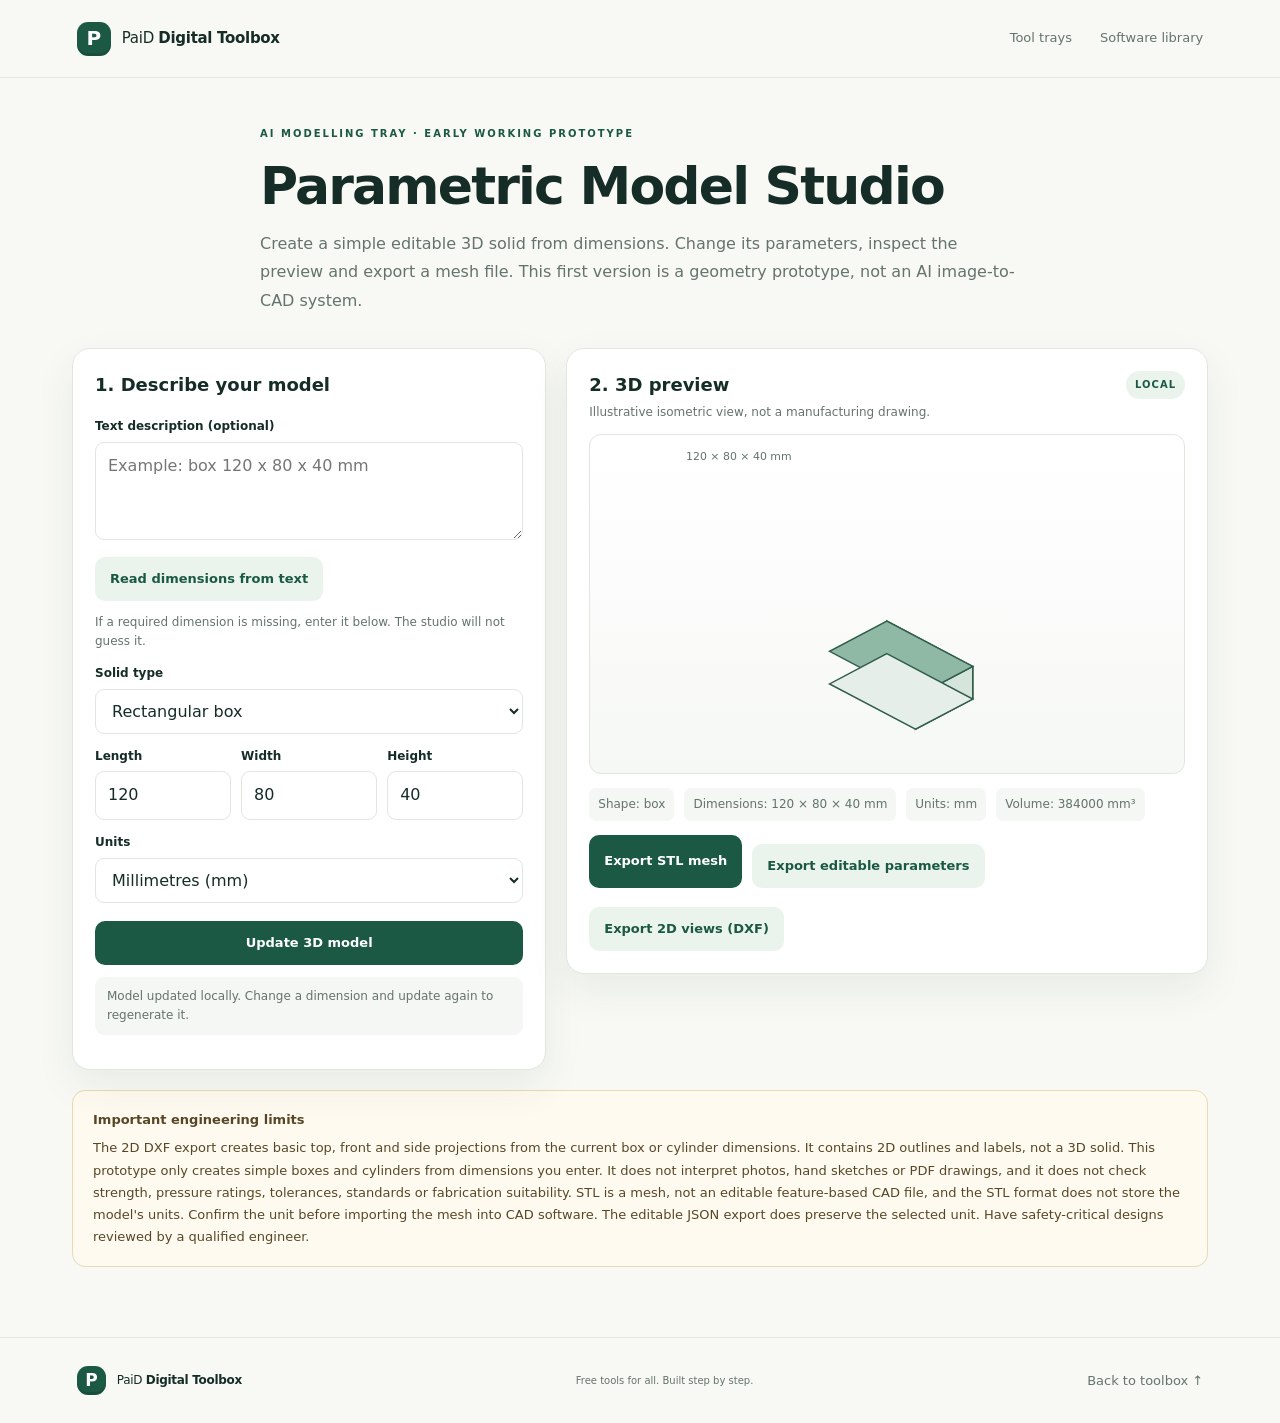
<file: modeller.html>
<!doctype html>
<html lang="en"><head><meta charset="utf-8"><meta name="viewport" content="width=device-width,initial-scale=1"><meta name="theme-color" content="#102b25"><title>Parametric Model Studio | PaiD Digital Toolbox</title><link rel="stylesheet" href="./styles.css"><link rel="stylesheet" href="./modeller.css"><script src="./modeller.js" defer></script></head>
<body><header class="site-header"><a class="brand" href="./index.html"><span class="brand-mark">P</span><span>PaiD <b>Digital Toolbox</b></span></a><nav><a href="./index.html#toolbox">Tool trays</a><a href="./software-library.html">Software library</a></nav></header>
<main class="model-page"><section class="model-intro"><p class="eyebrow">AI MODELLING TRAY · EARLY WORKING PROTOTYPE</p><h1>Parametric Model Studio</h1><p>Create a simple editable 3D solid from dimensions. Change its parameters, inspect the preview and export a mesh file. This first version is a geometry prototype, not an AI image-to-CAD system.</p></section>
<div class="model-layout"><section class="model-panel"><h2>1. Describe your model</h2><label for="description">Text description (optional)</label><textarea id="description" rows="3" placeholder="Example: box 120 x 80 x 40 mm"></textarea><button type="button" class="model-secondary" id="interpret">Read dimensions from text</button><p class="model-hint" id="interpret-status" aria-live="polite">If a required dimension is missing, enter it below. The studio will not guess it.</p>
<label for="shape">Solid type</label><select id="shape"><option value="box">Rectangular box</option><option value="cylinder">Cylinder</option></select>
<div id="box-fields" class="dimension-grid"><div><label for="length">Length</label><input id="length" type="number" min="0.01" step="any" value="120"></div><div><label for="width">Width</label><input id="width" type="number" min="0.01" step="any" value="80"></div><div><label for="height">Height</label><input id="height" type="number" min="0.01" step="any" value="40"></div></div>
<div id="cylinder-fields" class="dimension-grid" hidden><div><label for="diameter">Diameter</label><input id="diameter" type="number" min="0.01" step="any" value="60"></div><div><label for="cyl-height">Height</label><input id="cyl-height" type="number" min="0.01" step="any" value="100"></div></div>
<label for="units">Units</label><select id="units"><option value="mm">Millimetres (mm)</option><option value="cm">Centimetres (cm)</option><option value="m">Metres (m)</option></select><button type="button" class="model-primary" id="update-model">Update 3D model</button><p class="model-status" id="model-status" role="status">Ready.</p></section>
<section class="model-panel preview-panel"><div class="preview-heading"><div><h2>2. 3D preview</h2><p>Illustrative isometric view, not a manufacturing drawing.</p></div><span class="model-tag">LOCAL</span></div><div id="model-preview" class="model-preview" role="img" aria-label="Isometric preview of the generated solid"></div><div class="model-metrics" id="model-metrics"></div><div class="export-row"><button type="button" class="model-primary" id="export-stl">Export STL mesh</button><button type="button" class="model-secondary" id="export-json">Export editable parameters</button><button type="button" class="model-secondary" id="export-dxf">Export 2D views (DXF)</button></div></section></div>
<section class="model-warning"><strong>Important engineering limits</strong><p>The 2D DXF export creates basic top, front and side projections from the current box or cylinder dimensions. It contains 2D outlines and labels, not a 3D solid. This prototype only creates simple boxes and cylinders from dimensions you enter. It does not interpret photos, hand sketches or PDF drawings, and it does not check strength, pressure ratings, tolerances, standards or fabrication suitability. STL is a mesh, not an editable feature-based CAD file, and the STL format does not store the model's units. Confirm the unit before importing the mesh into CAD software. The editable JSON export does preserve the selected unit. Have safety-critical designs reviewed by a qualified engineer.</p></section></main>
<footer class="site-footer"><a class="brand footer-brand" href="./index.html"><span class="brand-mark">P</span><span>PaiD <b>Digital Toolbox</b></span></a><p>Free tools for all. Built step by step.</p><a href="./index.html">Back to toolbox ↑</a></footer></body></html>
</file>
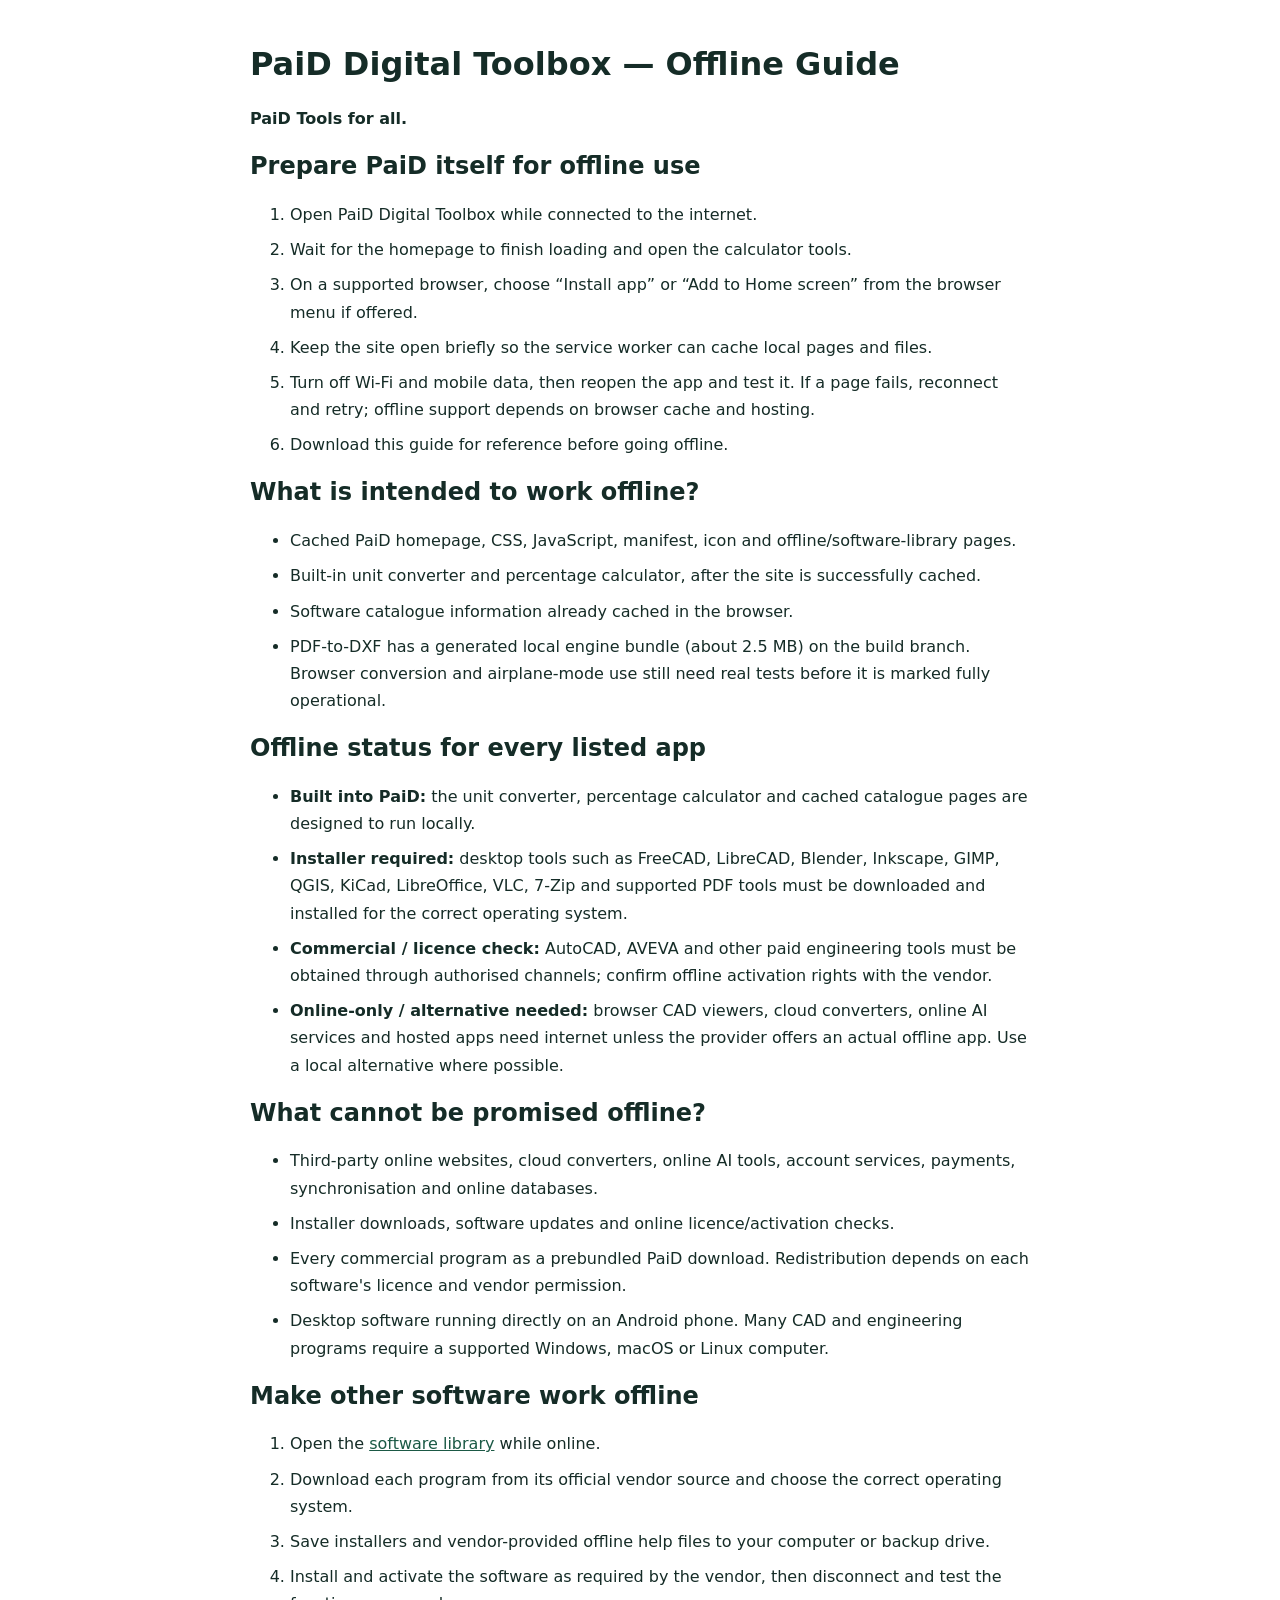
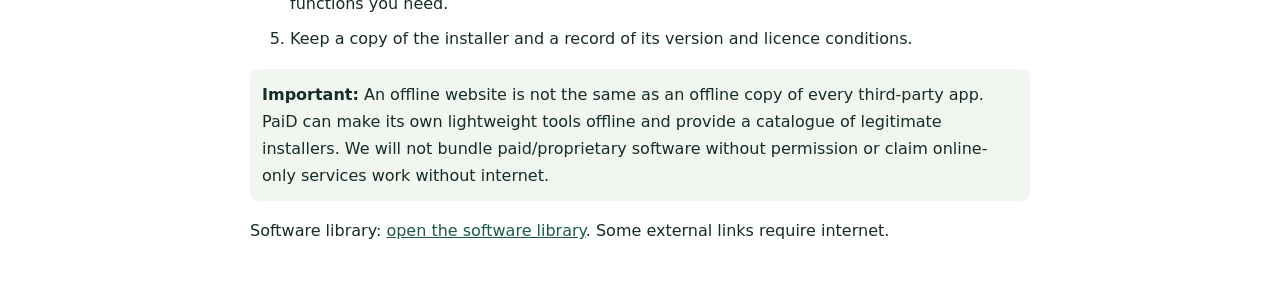
<file: offline-guide.html>
<!doctype html>
<html lang="en"><head><meta charset="utf-8"><meta name="viewport" content="width=device-width,initial-scale=1"><title>PaiD Offline Toolbox Guide</title><style>body{max-width:780px;margin:0 auto;padding:24px;font:16px/1.7 system-ui;color:#152c27}h1,h2{line-height:1.2}a{color:#1b5945}li{margin:.5rem 0}.note{padding:12px;background:#f1f6f1;border-radius:8px}</style></head><body>
<h1>PaiD Digital Toolbox — Offline Guide</h1><p><strong>PaiD Tools for all.</strong></p>
<h2>Prepare PaiD itself for offline use</h2><ol><li>Open PaiD Digital Toolbox while connected to the internet.</li><li>Wait for the homepage to finish loading and open the calculator tools.</li><li>On a supported browser, choose “Install app” or “Add to Home screen” from the browser menu if offered.</li><li>Keep the site open briefly so the service worker can cache local pages and files.</li><li>Turn off Wi-Fi and mobile data, then reopen the app and test it. If a page fails, reconnect and retry; offline support depends on browser cache and hosting.</li><li>Download this guide for reference before going offline.</li></ol>
<h2>What is intended to work offline?</h2><ul><li>Cached PaiD homepage, CSS, JavaScript, manifest, icon and offline/software-library pages.</li><li>Built-in unit converter and percentage calculator, after the site is successfully cached.</li><li>Software catalogue information already cached in the browser.</li><li>PDF-to-DXF has a generated local engine bundle (about 2.5 MB) on the build branch. Browser conversion and airplane-mode use still need real tests before it is marked fully operational.</li></ul>
<h2>Offline status for every listed app</h2><ul><li><strong>Built into PaiD:</strong> the unit converter, percentage calculator and cached catalogue pages are designed to run locally.</li><li><strong>Installer required:</strong> desktop tools such as FreeCAD, LibreCAD, Blender, Inkscape, GIMP, QGIS, KiCad, LibreOffice, VLC, 7-Zip and supported PDF tools must be downloaded and installed for the correct operating system.</li><li><strong>Commercial / licence check:</strong> AutoCAD, AVEVA and other paid engineering tools must be obtained through authorised channels; confirm offline activation rights with the vendor.</li><li><strong>Online-only / alternative needed:</strong> browser CAD viewers, cloud converters, online AI services and hosted apps need internet unless the provider offers an actual offline app. Use a local alternative where possible.</li></ul>
<h2>What cannot be promised offline?</h2><ul><li>Third-party online websites, cloud converters, online AI tools, account services, payments, synchronisation and online databases.</li><li>Installer downloads, software updates and online licence/activation checks.</li><li>Every commercial program as a prebundled PaiD download. Redistribution depends on each software's licence and vendor permission.</li><li>Desktop software running directly on an Android phone. Many CAD and engineering programs require a supported Windows, macOS or Linux computer.</li></ul>
<h2>Make other software work offline</h2><ol><li>Open the <a href="./software-library.html">software library</a> while online.</li><li>Download each program from its official vendor source and choose the correct operating system.</li><li>Save installers and vendor-provided offline help files to your computer or backup drive.</li><li>Install and activate the software as required by the vendor, then disconnect and test the functions you need.</li><li>Keep a copy of the installer and a record of its version and licence conditions.</li></ol>
<p class="note"><strong>Important:</strong> An offline website is not the same as an offline copy of every third-party app. PaiD can make its own lightweight tools offline and provide a catalogue of legitimate installers. We will not bundle paid/proprietary software without permission or claim online-only services work without internet.</p>
<p>Software library: <a href="./software-library.html">open the software library</a>. Some external links require internet.</p></body></html>
</file>
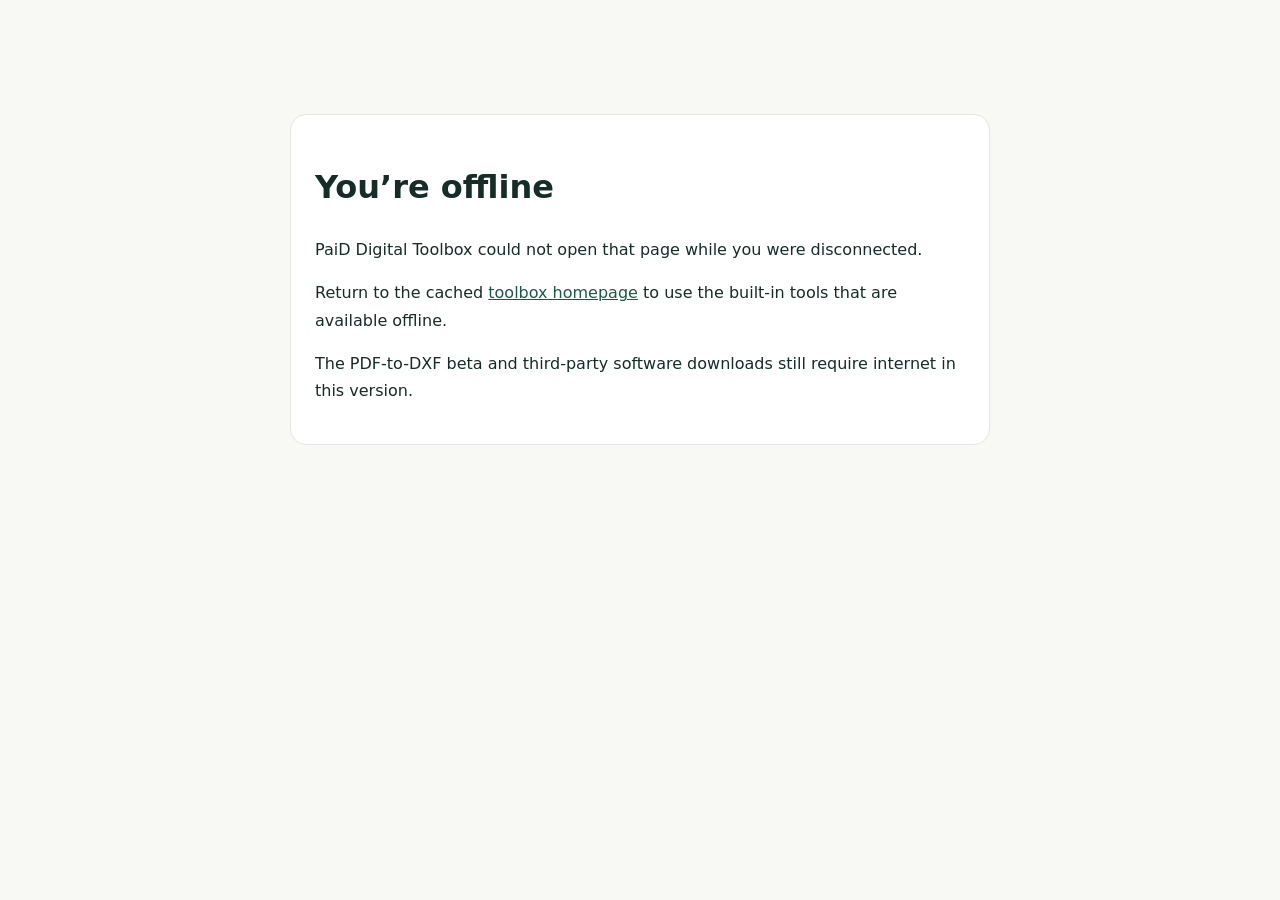
<file: offline.html>
<!doctype html><html lang="en"><head><meta charset="utf-8"><meta name="viewport" content="width=device-width,initial-scale=1"><meta name="theme-color" content="#102b25"><title>Offline — PaiD Toolbox</title><style>body{max-width:700px;margin:10vh auto;padding:24px;font:16px/1.7 system-ui;background:#f8f9f5;color:#152c27}a{color:#1b5945}main{padding:24px;background:white;border:1px solid #e1e7df;border-radius:16px}</style></head><body><main><h1>You’re offline</h1><p>PaiD Digital Toolbox could not open that page while you were disconnected.</p><p>Return to the cached <a href="./index.html">toolbox homepage</a> to use the built-in tools that are available offline.</p><p>The PDF-to-DXF beta and third-party software downloads still require internet in this version.</p></main></body></html>
</file>
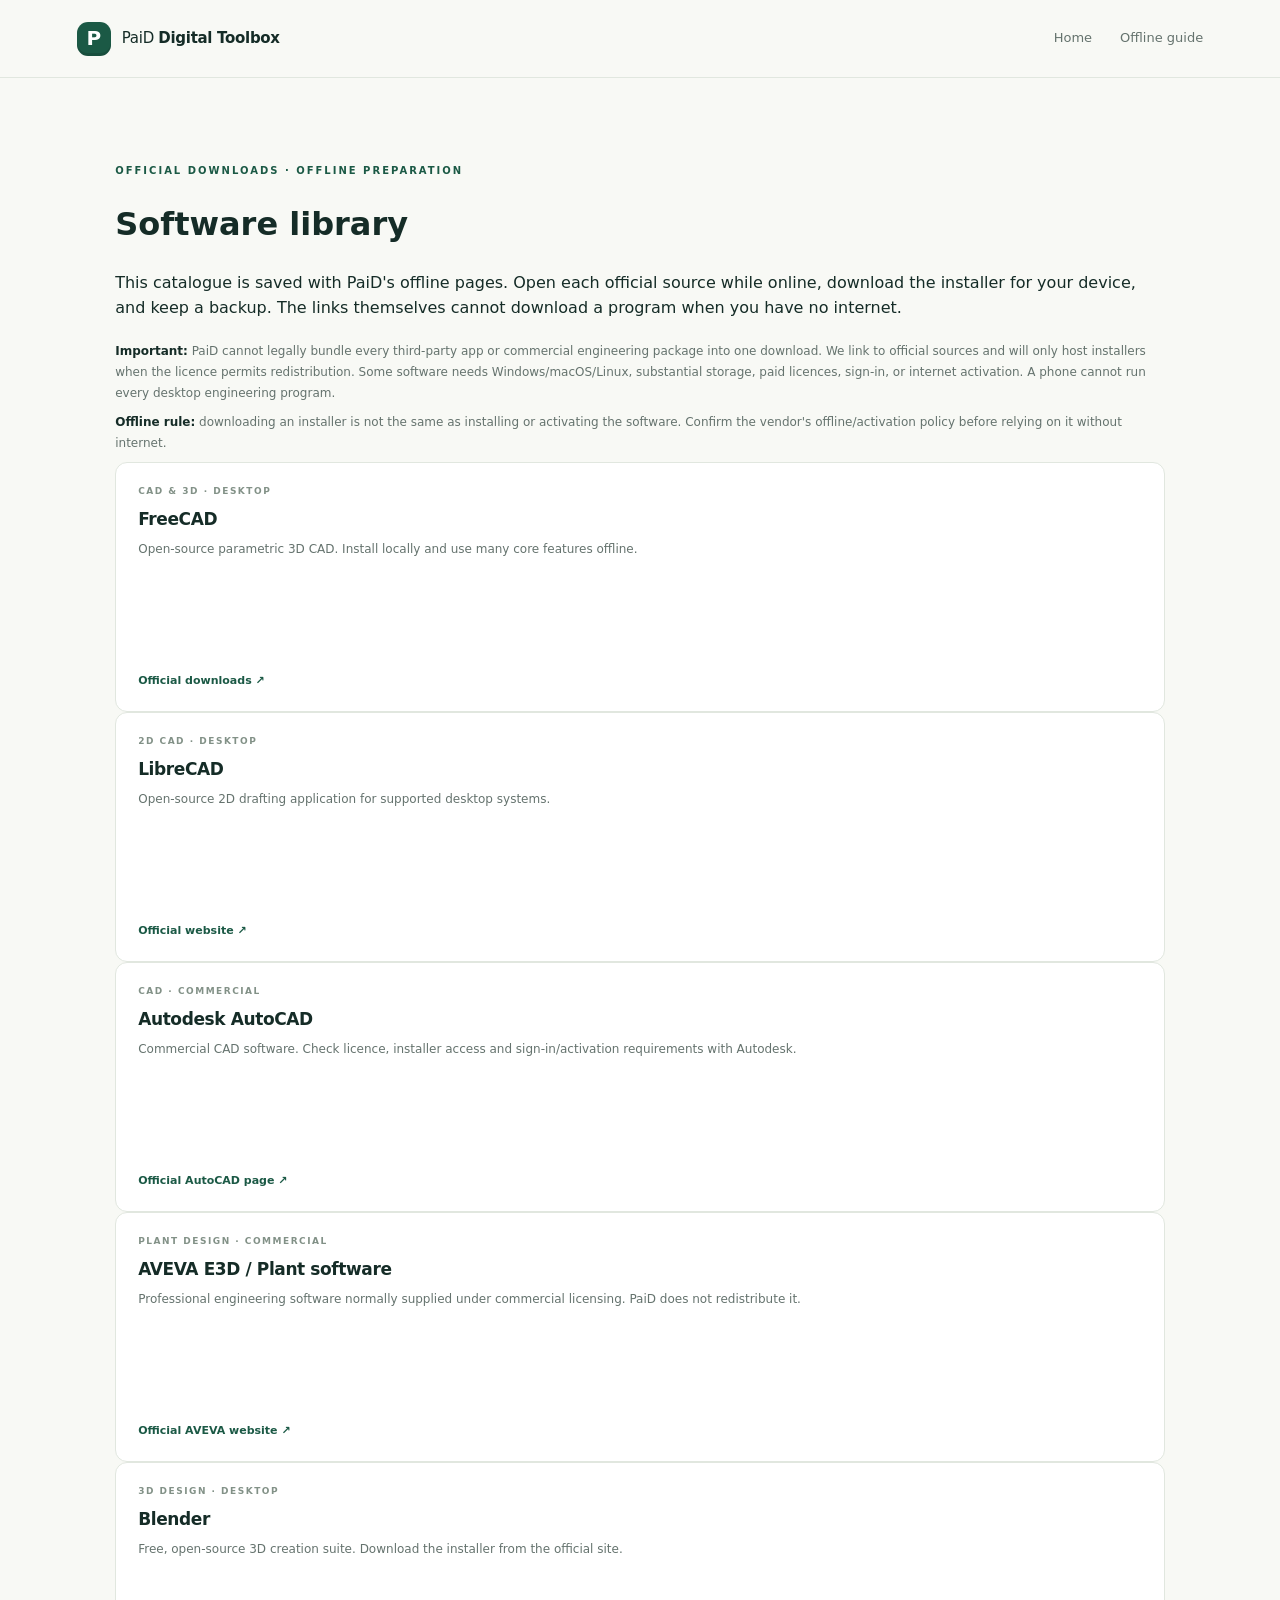
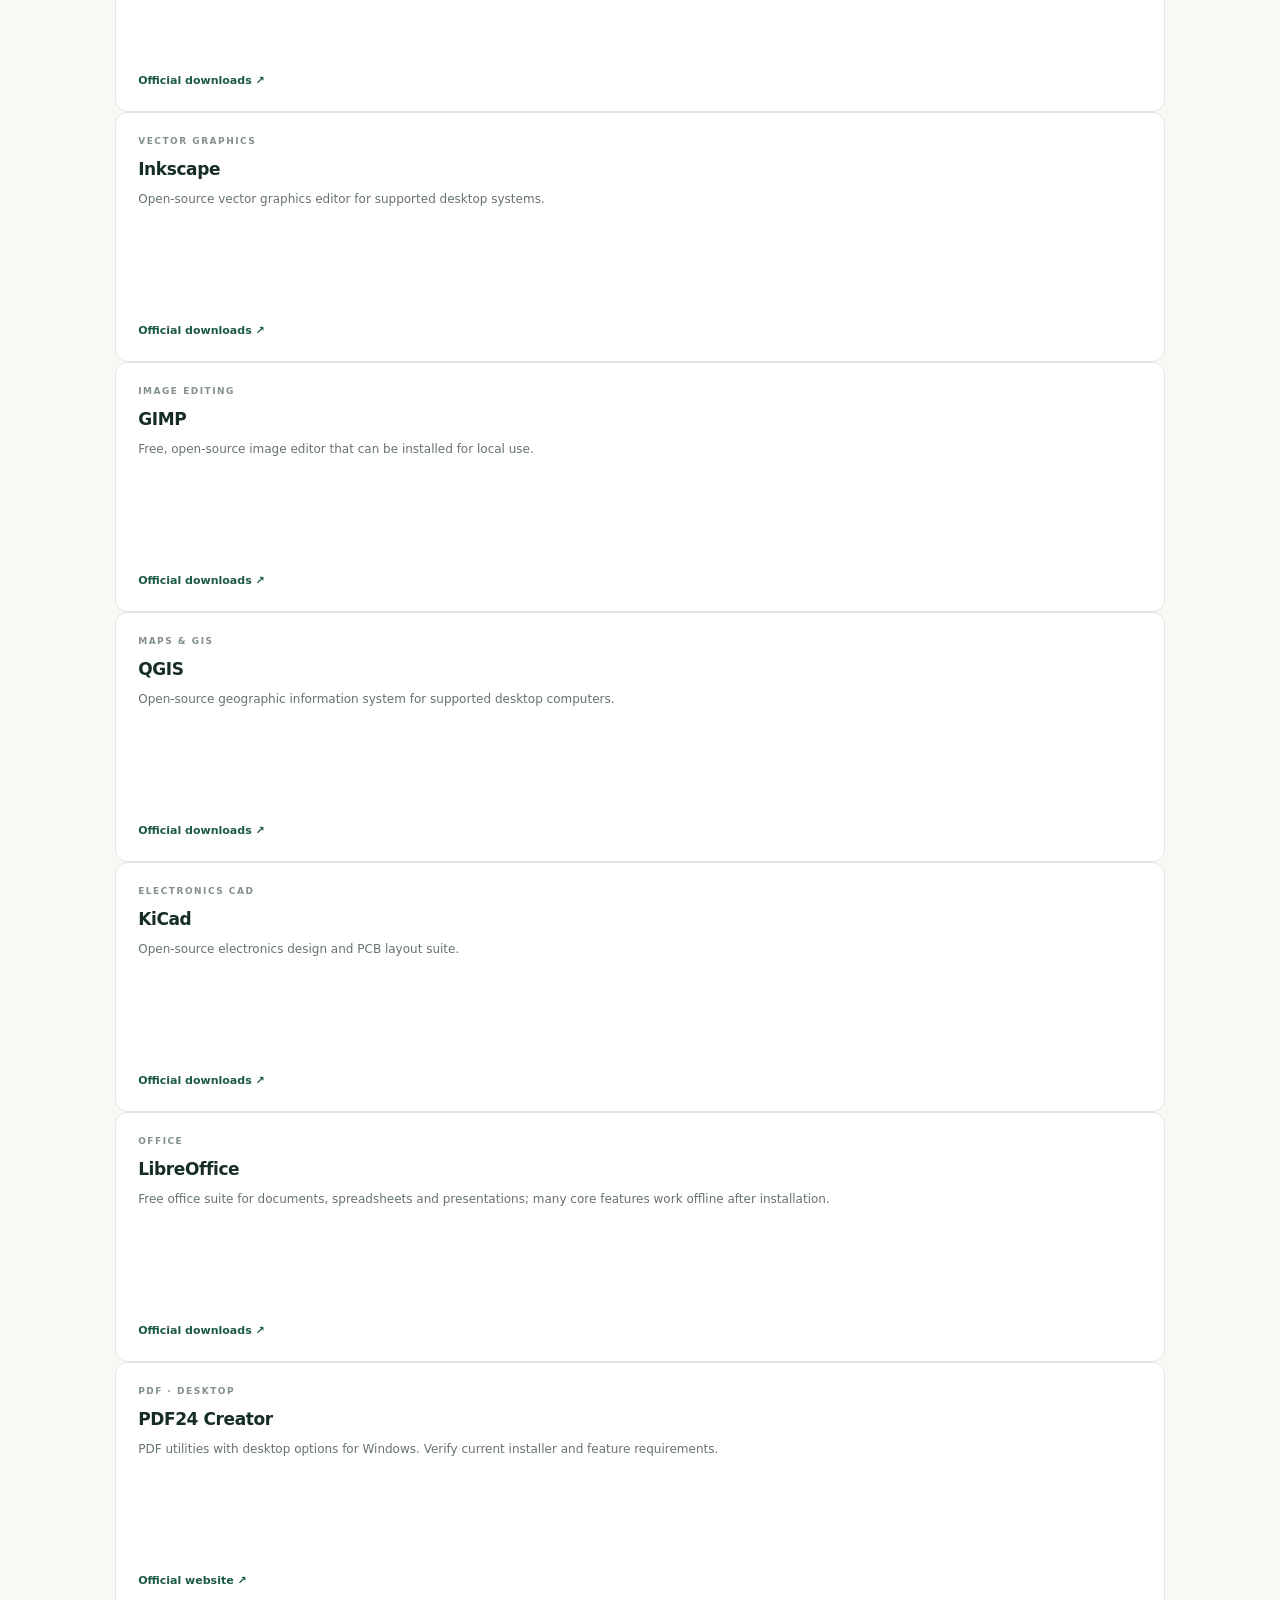
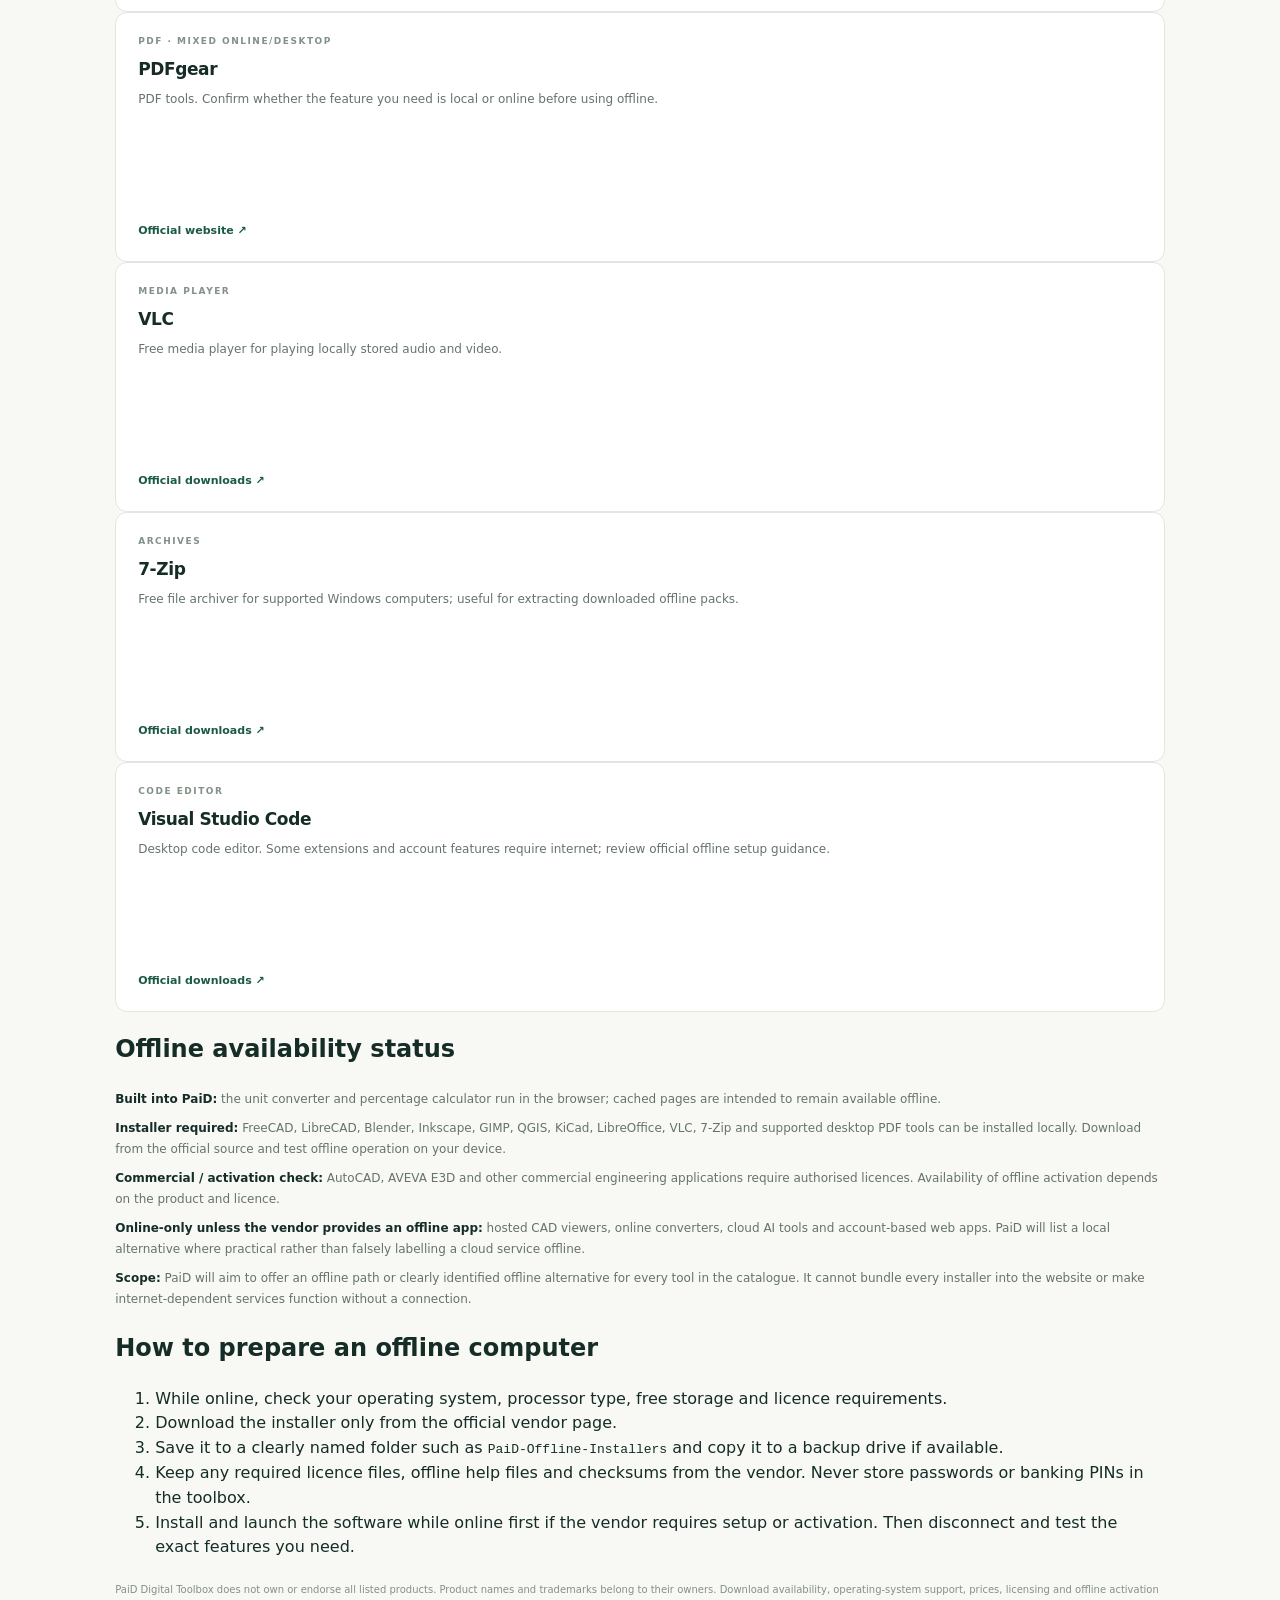
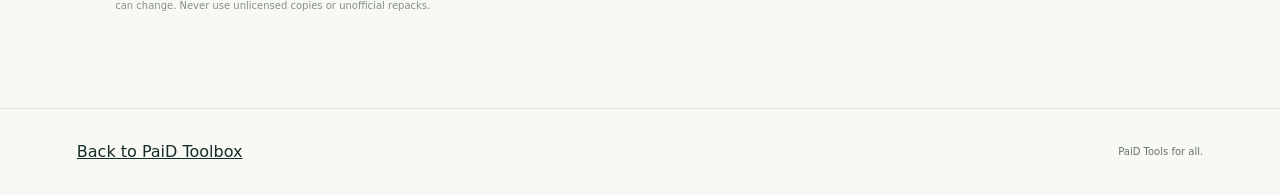
<file: software-library.html>
<!doctype html>
<html lang="en"><head><meta charset="utf-8"><meta name="viewport" content="width=device-width,initial-scale=1"><meta name="description" content="Offline preparation guide and official downloads for legitimate CAD, engineering, design, office and PDF software."><title>PaiD Software Library & Offline Kit</title><link rel="stylesheet" href="./styles.css"></head><body><header class="site-header"><a class="brand" href="./index.html"><span class="brand-mark">P</span><span>PaiD <b>Digital Toolbox</b></span></a><nav><a href="./index.html">Home</a><a href="./offline-guide.html">Offline guide</a></nav></header><main class="section"><p class="eyebrow">OFFICIAL DOWNLOADS · OFFLINE PREPARATION</p><h1>Software library</h1><p>This catalogue is saved with PaiD's offline pages. Open each official source while online, download the installer for your device, and keep a backup. The links themselves cannot download a program when you have no internet.</p><div class="converter-notes"><p><strong>Important:</strong> PaiD cannot legally bundle every third-party app or commercial engineering package into one download. We link to official sources and will only host installers when the licence permits redistribution. Some software needs Windows/macOS/Linux, substantial storage, paid licences, sign-in, or internet activation. A phone cannot run every desktop engineering program.</p><p><strong>Offline rule:</strong> downloading an installer is not the same as installing or activating the software. Confirm the vendor's offline/activation policy before relying on it without internet.</p></div><div class="software-list">
<article class="tool-card"><p class="card-label">CAD & 3D · DESKTOP</p><h3>FreeCAD</h3><p>Open-source parametric 3D CAD. Install locally and use many core features offline.</p><a href="https://www.freecad.org/downloads.php" target="_blank" rel="noopener noreferrer">Official downloads ↗</a></article>
<article class="tool-card"><p class="card-label">2D CAD · DESKTOP</p><h3>LibreCAD</h3><p>Open-source 2D drafting application for supported desktop systems.</p><a href="https://librecad.org/" target="_blank" rel="noopener noreferrer">Official website ↗</a></article>
<article class="tool-card"><p class="card-label">CAD · COMMERCIAL</p><h3>Autodesk AutoCAD</h3><p>Commercial CAD software. Check licence, installer access and sign-in/activation requirements with Autodesk.</p><a href="https://www.autodesk.com/products/autocad/overview" target="_blank" rel="noopener noreferrer">Official AutoCAD page ↗</a></article>
<article class="tool-card"><p class="card-label">PLANT DESIGN · COMMERCIAL</p><h3>AVEVA E3D / Plant software</h3><p>Professional engineering software normally supplied under commercial licensing. PaiD does not redistribute it.</p><a href="https://www.aveva.com/" target="_blank" rel="noopener noreferrer">Official AVEVA website ↗</a></article>
<article class="tool-card"><p class="card-label">3D DESIGN · DESKTOP</p><h3>Blender</h3><p>Free, open-source 3D creation suite. Download the installer from the official site.</p><a href="https://www.blender.org/download/" target="_blank" rel="noopener noreferrer">Official downloads ↗</a></article>
<article class="tool-card"><p class="card-label">VECTOR GRAPHICS</p><h3>Inkscape</h3><p>Open-source vector graphics editor for supported desktop systems.</p><a href="https://inkscape.org/release/" target="_blank" rel="noopener noreferrer">Official downloads ↗</a></article>
<article class="tool-card"><p class="card-label">IMAGE EDITING</p><h3>GIMP</h3><p>Free, open-source image editor that can be installed for local use.</p><a href="https://www.gimp.org/downloads/" target="_blank" rel="noopener noreferrer">Official downloads ↗</a></article>
<article class="tool-card"><p class="card-label">MAPS & GIS</p><h3>QGIS</h3><p>Open-source geographic information system for supported desktop computers.</p><a href="https://qgis.org/download/" target="_blank" rel="noopener noreferrer">Official downloads ↗</a></article>
<article class="tool-card"><p class="card-label">ELECTRONICS CAD</p><h3>KiCad</h3><p>Open-source electronics design and PCB layout suite.</p><a href="https://www.kicad.org/download/" target="_blank" rel="noopener noreferrer">Official downloads ↗</a></article>
<article class="tool-card"><p class="card-label">OFFICE</p><h3>LibreOffice</h3><p>Free office suite for documents, spreadsheets and presentations; many core features work offline after installation.</p><a href="https://www.libreoffice.org/download/download-libreoffice/" target="_blank" rel="noopener noreferrer">Official downloads ↗</a></article>
<article class="tool-card"><p class="card-label">PDF · DESKTOP</p><h3>PDF24 Creator</h3><p>PDF utilities with desktop options for Windows. Verify current installer and feature requirements.</p><a href="https://www.pdf24.org/" target="_blank" rel="noopener noreferrer">Official website ↗</a></article>
<article class="tool-card"><p class="card-label">PDF · MIXED ONLINE/DESKTOP</p><h3>PDFgear</h3><p>PDF tools. Confirm whether the feature you need is local or online before using offline.</p><a href="https://www.pdfgear.com/" target="_blank" rel="noopener noreferrer">Official website ↗</a></article>
<article class="tool-card"><p class="card-label">MEDIA PLAYER</p><h3>VLC</h3><p>Free media player for playing locally stored audio and video.</p><a href="https://www.videolan.org/vlc/" target="_blank" rel="noopener noreferrer">Official downloads ↗</a></article>
<article class="tool-card"><p class="card-label">ARCHIVES</p><h3>7-Zip</h3><p>Free file archiver for supported Windows computers; useful for extracting downloaded offline packs.</p><a href="https://www.7-zip.org/" target="_blank" rel="noopener noreferrer">Official downloads ↗</a></article>
<article class="tool-card"><p class="card-label">CODE EDITOR</p><h3>Visual Studio Code</h3><p>Desktop code editor. Some extensions and account features require internet; review official offline setup guidance.</p><a href="https://code.visualstudio.com/Download" target="_blank" rel="noopener noreferrer">Official downloads ↗</a></article>
</div><h2>Offline availability status</h2><div class="converter-notes"><p><strong>Built into PaiD:</strong> the unit converter and percentage calculator run in the browser; cached pages are intended to remain available offline.</p><p><strong>Installer required:</strong> FreeCAD, LibreCAD, Blender, Inkscape, GIMP, QGIS, KiCad, LibreOffice, VLC, 7-Zip and supported desktop PDF tools can be installed locally. Download from the official source and test offline operation on your device.</p><p><strong>Commercial / activation check:</strong> AutoCAD, AVEVA E3D and other commercial engineering applications require authorised licences. Availability of offline activation depends on the product and licence.</p><p><strong>Online-only unless the vendor provides an offline app:</strong> hosted CAD viewers, online converters, cloud AI tools and account-based web apps. PaiD will list a local alternative where practical rather than falsely labelling a cloud service offline.</p><p><strong>Scope:</strong> PaiD will aim to offer an offline path or clearly identified offline alternative for every tool in the catalogue. It cannot bundle every installer into the website or make internet-dependent services function without a connection.</p></div><h2>How to prepare an offline computer</h2><ol><li>While online, check your operating system, processor type, free storage and licence requirements.</li><li>Download the installer only from the official vendor page.</li><li>Save it to a clearly named folder such as <code>PaiD-Offline-Installers</code> and copy it to a backup drive if available.</li><li>Keep any required licence files, offline help files and checksums from the vendor. Never store passwords or banking PINs in the toolbox.</li><li>Install and launch the software while online first if the vendor requires setup or activation. Then disconnect and test the exact features you need.</li></ol><p class="disclaimer">PaiD Digital Toolbox does not own or endorse all listed products. Product names and trademarks belong to their owners. Download availability, operating-system support, prices, licensing and offline activation can change. Never use unlicensed copies or unofficial repacks.</p></main><footer class="site-footer"><a href="./index.html">Back to PaiD Toolbox</a><p>PaiD Tools for all.</p></footer></body></html>
</file>
<file: styles.css>
:root{--ink:#152c27;--muted:#65736e;--green:#1b5945;--mint:#eaf4ed;--paper:#f8f9f5;--line:#e1e7df;--white:#fff;--gold:#f2c56c;--shadow:0 16px 40px rgba(22,50,39,.07)}*{box-sizing:border-box}html{scroll-behavior:smooth;scroll-padding-top:90px}body{margin:0;background:var(--paper);color:var(--ink);font-family:Inter,ui-sans-serif,system-ui,-apple-system,BlinkMacSystemFont,"Segoe UI",sans-serif;line-height:1.55}a{color:inherit}.site-header{height:78px;padding:0 clamp(20px,6vw,88px);display:flex;align-items:center;justify-content:space-between;background:rgba(248,249,245,.95);border-bottom:1px solid var(--line);position:sticky;top:0;z-index:5;backdrop-filter:blur(12px)}.brand{display:inline-flex;gap:11px;align-items:center;text-decoration:none;font-size:15px;letter-spacing:-.3px}.brand b{font-weight:750}.brand-mark{width:34px;height:34px;border-radius:11px;background:var(--green);color:#fff;display:grid;place-items:center;font-weight:850;font-size:20px;box-shadow:inset 0 -3px 0 rgba(0,0,0,.12)}nav{display:flex;gap:28px}nav a,.site-footer>a:last-child{font-size:13px;color:var(--muted);text-decoration:none}nav a:hover,.site-footer>a:last-child:hover{color:var(--green)}.hero{padding:clamp(60px,8vw,110px) clamp(20px,10vw,150px);display:grid;grid-template-columns:1.15fr .85fr;gap:clamp(36px,8vw,100px);align-items:center;background:radial-gradient(ellipse at 90% 10%,#e5eee3 0,transparent 40%),var(--paper)}.eyebrow{font-size:10px;font-weight:800;letter-spacing:2px;color:var(--green);margin:0 0 16px}.hero h1{font-size:clamp(38px,5.6vw,68px);line-height:1.05;letter-spacing:-3px;margin:0 0 22px;font-weight:780}.hero h1 span,.about-section h2 span{color:#648275}.hero-intro{font-size:16px;color:var(--muted);max-width:490px;line-height:1.8;margin-bottom:28px}.primary-button{display:inline-flex;gap:26px;align-items:center;background:var(--green);color:#fff;text-decoration:none;border-radius:8px;padding:14px 18px;font-size:13px;font-weight:700;box-shadow:0 8px 18px #1b594525}.primary-button:hover{background:#124333;transform:translateY(-1px)}.small-note{font-size:11px;color:var(--muted);margin-top:16px}.hero-panel{min-height:330px;background:#173a2f;color:#fff;border-radius:18px;padding:28px;position:relative;overflow:hidden;box-shadow:var(--shadow)}.hero-panel:after{content:"";position:absolute;width:230px;height:230px;border:1px solid #ffffff20;border-radius:50%;right:-65px;top:25px;box-shadow:0 0 0 30px #ffffff08,0 0 0 60px #ffffff05}.panel-top{font-size:9px;letter-spacing:1.8px;color:#b7d5c6;display:flex;align-items:center;gap:8px}.status-dot{height:6px;width:6px;border-radius:50%;background:#a4d6a7}.panel-symbol{font-size:72px;line-height:1;font-weight:850;margin:43px 0 22px;position:relative;z-index:1}.panel-symbol span{color:var(--gold);font-size:30px;vertical-align:top}.panel-title{font-size:22px;line-height:1.25;letter-spacing:-.7px;font-weight:650;position:relative;z-index:1}.panel-tags{display:flex;flex-wrap:wrap;gap:7px;margin-top:22px;position:relative;z-index:1}.panel-tags span{font-size:10px;border:1px solid #ffffff35;border-radius:100px;padding:5px 9px;color:#d6e7de}.panel-line{height:1px;background:#ffffff25;margin:22px 0 12px}.panel-foot{font-size:10px;color:#c2d5cc;margin:0}.trust-strip{display:flex;justify-content:center;gap:clamp(25px,8vw,115px);padding:24px 20px;border-block:1px solid var(--line);background:#fff}.trust-strip div{display:flex;align-items:center;gap:12px}.trust-strip strong{font-size:11px;color:#759486}.trust-strip span{font-size:12px;font-weight:650}.section,.calculator-section{padding:85px clamp(20px,9vw,130px)}.section-heading{display:flex;justify-content:space-between;align-items:end;gap:28px;margin-bottom:28px}.section-heading h2,.about-section h2{font-size:clamp(29px,3.5vw,42px);letter-spacing:-1.5px;line-height:1.12;margin:0}.section-heading>p{font-size:12px;max-width:350px;color:var(--muted);margin:0 0 3px}.search-box{display:flex;align-items:center;gap:12px;background:#fff;border:1px solid var(--line);border-radius:9px;padding:0 14px;height:52px;max-width:100%;box-shadow:0 3px 12px #172f2410}.search-box>span{font-size:24px;color:#6b8578}.search-box input{border:0;outline:0;background:transparent;flex:1;min-width:0;font:inherit;font-size:13px;color:var(--ink)}kbd{font-size:11px;color:#87928c;border:1px solid var(--line);border-radius:4px;padding:2px 6px}.filter-row{display:flex;gap:8px;flex-wrap:wrap;margin:18px 0 25px}.filter-chip{font:inherit;font-size:11px;border:1px solid var(--line);background:#fff;color:var(--muted);border-radius:100px;padding:8px 14px;cursor:pointer}.filter-chip:hover,.filter-chip.active{background:var(--green);border-color:var(--green);color:#fff}.tool-grid{display:grid;grid-template-columns:repeat(3,minmax(0,1fr));gap:15px}.tool-card{background:#fff;border:1px solid var(--line);border-radius:12px;padding:22px;min-height:250px;display:flex;flex-direction:column;transition:transform .2s,box-shadow .2s}.tool-card:hover{transform:translateY(-3px);box-shadow:var(--shadow)}.tool-icon{width:42px;height:42px;display:grid;place-items:center;border-radius:11px;font-size:14px;font-weight:800;margin-bottom:20px}.green{background:#e5f3e9;color:#276345}.yellow{background:#fff1cf;color:#90631b}.purple{background:#eee8fb;color:#7353a3}.blue{background:#e5effb;color:#32689c}.orange{background:#fbe9db;color:#a15c26}.pink{background:#fae7ee;color:#a6486c}.card-label{font-size:9px;letter-spacing:1.5px;color:#829187;font-weight:800;margin:0 0 7px}.tool-card h3{font-size:17px;letter-spacing:-.4px;margin:0 0 7px}.tool-card>p:not(.card-label){font-size:12px;color:var(--muted);line-height:1.7;margin:0 0 19px}.tool-card>a{font-size:11px;color:var(--green);font-weight:750;text-decoration:none;margin-top:auto}.tool-card>a span{margin-left:4px}.empty-state{padding:25px;text-align:center;color:var(--muted);font-size:13px}.disclaimer{font-size:10px;color:#849087;margin-top:22px}.calculator-section{background:#eef3ed}.calculator-grid{display:grid;grid-template-columns:1fr 1fr;gap:18px}.calculator-card{padding:26px;background:#fff;border:1px solid #dfe7de;border-radius:12px}.calc-heading{display:flex;gap:12px;align-items:center;margin-bottom:22px}.calc-number{font-size:11px;color:#6f927f;background:#eaf3eb;padding:6px 8px;border-radius:6px}.calc-heading h3{font-size:17px;margin:0}.calculator-card label{display:block;font-size:11px;font-weight:650;color:#637169;margin:13px 0 7px}.calculator-card input,.calculator-card select{width:100%;border:1px solid #dce4dc;border-radius:7px;background:#fff;padding:11px 10px;font:inherit;font-size:12px;color:var(--ink);min-width:0}.form-row{display:grid;grid-template-columns:1fr auto 1fr;gap:9px;align-items:end}.swap-button{height:39px;width:36px;border:1px solid var(--line);border-radius:7px;background:#f7faf6;color:var(--green);cursor:pointer;font-size:18px;margin-bottom:0}.result-box{margin-top:22px;background:#f0f6f0;border-radius:8px;padding:15px 16px;display:flex;flex-direction:column;gap:4px}.result-box>span{font-size:9px;letter-spacing:1.5px;color:#718479;font-weight:800}.result-box output{font-size:25px;letter-spacing:-.7px;font-weight:750;color:#205640;overflow-wrap:anywhere}.about-section{padding:75px clamp(20px,10vw,150px);display:grid;grid-template-columns:1fr 1fr;gap:60px;background:#fff}.about-section h2{font-size:clamp(28px,3.4vw,40px)}.about-section>div:last-child{max-width:510px}.about-section>div:last-child p{font-size:13px;color:var(--muted);line-height:1.9;margin-top:0}.site-footer{padding:25px clamp(20px,6vw,88px);display:flex;align-items:center;justify-content:space-between;gap:15px;border-top:1px solid var(--line)}.footer-brand{font-size:12px}.footer-brand .brand-mark{width:29px;height:29px;font-size:17px}.site-footer p{font-size:10px;color:var(--muted)}@media(max-width:850px){.hero{grid-template-columns:1fr 0.8fr;padding-inline:6vw;gap:35px}.hero h1{font-size:clamp(36px,6vw,52px)}.section,.calculator-section{padding-block:65px}.tool-grid{grid-template-columns:repeat(2,minmax(0,1fr))}.about-section{gap:30px;padding-block:60px}}@media(max-width:600px){.site-header{height:66px;padding-inline:18px}nav{gap:13px}nav a{font-size:11px}.brand{font-size:12px;gap:7px}.brand-mark{width:30px;height:30px}.hero{grid-template-columns:1fr;padding:52px 22px 45px;gap:32px}.hero h1{font-size:43px;letter-spacing:-2px}.hero-intro{font-size:14px}.hero-panel{min-height:290px}.panel-symbol{margin-top:32px}.trust-strip{justify-content:flex-start;overflow-x:auto;gap:25px;padding:18px 22px}.trust-strip div{flex:0 0 auto}.section,.calculator-section{padding:55px 20px}.section-heading{display:block}.section-heading>p{margin-top:12px}.tool-grid{grid-template-columns:1fr}.tool-card{min-height:220px}.calculator-grid{grid-template-columns:1fr}.calculator-card{padding:20px}.about-section{grid-template-columns:1fr;gap:24px;padding:55px 22px}.site-footer{flex-wrap:wrap;padding:20px}.site-footer p{order:3;width:100%;margin:0}.site-footer>a:last-child{font-size:11px}}@media(prefers-reduced-motion:reduce){html{scroll-behavior:auto}*,*:before,*:after{transition:none!important}}
/* PDF-to-DXF beta converter */
.converter-section{padding:80px clamp(20px,6vw,88px);background:#f6f8f5;border-top:1px solid var(--line);border-bottom:1px solid var(--line)}
.converter-card{max-width:850px;margin:0 auto;background:#fff;border:1px solid var(--line);border-radius:18px;padding:clamp(20px,4vw,36px);box-shadow:0 12px 35px rgba(16,43,37,.06)}
.upload-zone{display:flex;min-height:170px;flex-direction:column;align-items:center;justify-content:center;gap:10px;text-align:center;border:2px dashed #b7c9c0;border-radius:14px;background:#fbfdfb;cursor:pointer;padding:24px}
.upload-zone:hover{border-color:var(--green,#1d6a50);background:#f5faf6}
.upload-symbol{display:grid;place-items:center;width:44px;height:44px;border-radius:50%;background:#e5f1e9;color:#175b42;font-size:25px}
.upload-zone strong{font-size:17px;color:var(--ink)}
.upload-zone span:last-child{font-size:12px;color:var(--muted)}
.visually-hidden{position:absolute!important;width:1px!important;height:1px!important;padding:0!important;margin:-1px!important;overflow:hidden!important;clip:rect(0,0,0,0)!important;white-space:nowrap!important;border:0!important}
.converter-actions{display:flex;align-items:center;justify-content:space-between;gap:18px;margin-top:22px;flex-wrap:wrap}
.checkbox-label{display:flex;align-items:center;gap:9px;font-size:13px;color:var(--muted)}
.checkbox-label input{width:17px;height:17px}
.converter-actions .primary-button{border:0;cursor:pointer;font:inherit}
.converter-actions .primary-button:disabled{opacity:.45;cursor:not-allowed}
.converter-status{margin:20px 0 0;padding:13px 15px;background:#f4f6f4;border-radius:10px;font-size:13px;line-height:1.6;color:var(--ink);overflow-wrap:anywhere}
.converter-status[data-state="error"]{background:#fff1ef;color:#8d281d}
.converter-status[data-state="success"]{background:#eaf6ed;color:#1d5b34}
.converter-notes{margin-top:20px;font-size:12px;line-height:1.75;color:var(--muted)}
.converter-notes p{margin:8px 0}
.converter-notes strong{color:var(--ink)}
@media(max-width:600px){.converter-section{padding:55px 20px}.converter-actions{align-items:stretch;flex-direction:column}.converter-actions .primary-button{width:100%;text-align:center;justify-content:center}}

/* Offline app and software library */
.offline-section{padding:80px clamp(20px,6vw,88px);background:#f1f6f1;border-top:1px solid var(--line)}
.offline-grid{display:grid;grid-template-columns:repeat(3,minmax(0,1fr));gap:18px}
.offline-card{background:#fff;border:1px solid var(--line);border-radius:16px;padding:24px;min-height:260px}
.offline-card-icon{display:grid;place-items:center;width:42px;height:42px;border-radius:12px;background:var(--mint);color:var(--green);font-size:24px}
.offline-card h3{font-size:18px;margin:18px 0 10px}
.offline-card p{font-size:13px;line-height:1.75;color:var(--muted)}
.text-link{display:inline-block;margin-top:8px;color:var(--green);font-weight:700;font-size:13px;text-decoration:underline;text-underline-offset:3px}
@media(max-width:800px){.offline-grid{grid-template-columns:1fr 1fr}}
@media(max-width:600px){.offline-section{padding:55px 20px}.offline-grid{grid-template-columns:1fr}.offline-card{min-height:0}}

/* Tool trays: grouped workspaces for easier browsing */
.tool-trays{display:grid;gap:28px}.tool-tray{background:#f4f7f3;border:1px solid var(--line);border-radius:16px;padding:20px}.tool-tray[hidden]{display:none}.tool-tray-heading{display:flex;align-items:flex-start;justify-content:space-between;gap:18px;margin-bottom:16px}.tool-tray-heading h3{font-size:18px;letter-spacing:-.3px;margin:0;color:var(--ink)}.tool-tray-heading p{font-size:11px;line-height:1.6;color:var(--muted);margin:2px 0 0;max-width:390px}.tool-tray-grid{display:grid;grid-template-columns:repeat(3,minmax(0,1fr));gap:14px}.tool-tray-grid .tool-card{min-height:220px}@media(max-width:850px){.tool-tray-grid{grid-template-columns:repeat(2,minmax(0,1fr))}}@media(max-width:600px){.tool-tray{padding:14px}.tool-tray-heading{display:block}.tool-tray-heading p{margin-top:6px}.tool-tray-grid{grid-template-columns:1fr}.tool-tray-grid .tool-card{min-height:190px}}


/* Model Studio tray card */
</file>
<file: modeller.css>
.model-page{max-width:1180px;margin:auto;padding:48px 22px 70px}.model-intro{max-width:760px;margin:0 auto 32px}.model-intro h1{font-size:clamp(32px,5vw,52px);letter-spacing:-1.8px;line-height:1.08;margin:0 0 14px}.model-intro>p:last-child{color:var(--muted);line-height:1.8}.model-layout{display:grid;grid-template-columns:minmax(280px,.85fr) minmax(320px,1.15fr);gap:20px;align-items:start}.model-panel{background:#fff;border:1px solid var(--line);border-radius:18px;padding:22px;box-shadow:var(--shadow)}.model-panel h2{font-size:18px;margin:0 0 18px}.model-panel label{display:block;font-size:12px;font-weight:700;margin:13px 0 6px}.model-panel input,.model-panel select,.model-panel textarea{width:100%;padding:11px 12px;border:1px solid var(--line);border-radius:9px;background:#fff;color:var(--ink);font:inherit;min-width:0}.model-panel textarea{resize:vertical}.dimension-grid{display:grid;grid-template-columns:repeat(3,minmax(0,1fr));gap:10px}.model-primary,.model-secondary{border:0;border-radius:10px;padding:12px 15px;font:inherit;font-size:13px;font-weight:750;cursor:pointer}.model-primary{background:var(--green);color:#fff}.model-secondary{background:var(--mint);color:var(--green);margin-top:9px}.model-panel>.model-primary{width:100%;margin-top:18px}.model-hint,.model-status,.preview-heading p{font-size:12px;color:var(--muted);line-height:1.6}.model-status{padding:10px 12px;background:#f4f7f3;border-radius:9px}.preview-heading{display:flex;justify-content:space-between;gap:10px;align-items:start}.preview-heading h2{margin-bottom:4px}.preview-heading p{margin:0 0 12px}.model-tag{font-size:10px;font-weight:800;letter-spacing:1px;background:#eaf4ed;color:var(--green);padding:6px 9px;border-radius:99px}.model-preview{height:340px;border:1px solid var(--line);border-radius:12px;background:linear-gradient(#fff,#f6f8f5);display:grid;place-items:center;overflow:hidden}.model-preview svg{width:100%;height:100%}.model-metrics{display:flex;gap:10px;flex-wrap:wrap;padding:14px 0;font-size:12px;color:var(--muted)}.model-metrics span{background:#f4f7f3;padding:7px 9px;border-radius:7px}.export-row{display:flex;gap:10px;flex-wrap:wrap}.model-warning{margin-top:20px;padding:18px 20px;border:1px solid #ead9b5;background:#fffaf0;border-radius:13px;color:#574727;font-size:13px;line-height:1.7}.model-warning p{margin:6px 0 0}@media(max-width:760px){.site-header nav{gap:12px}.model-page{padding:32px 15px 50px}.model-layout{grid-template-columns:1fr}.model-panel{padding:17px}.model-preview{height:290px}.export-row>*{flex:1}.dimension-grid{gap:8px}}
.model-panel [hidden]{display:none!important}
</file>
